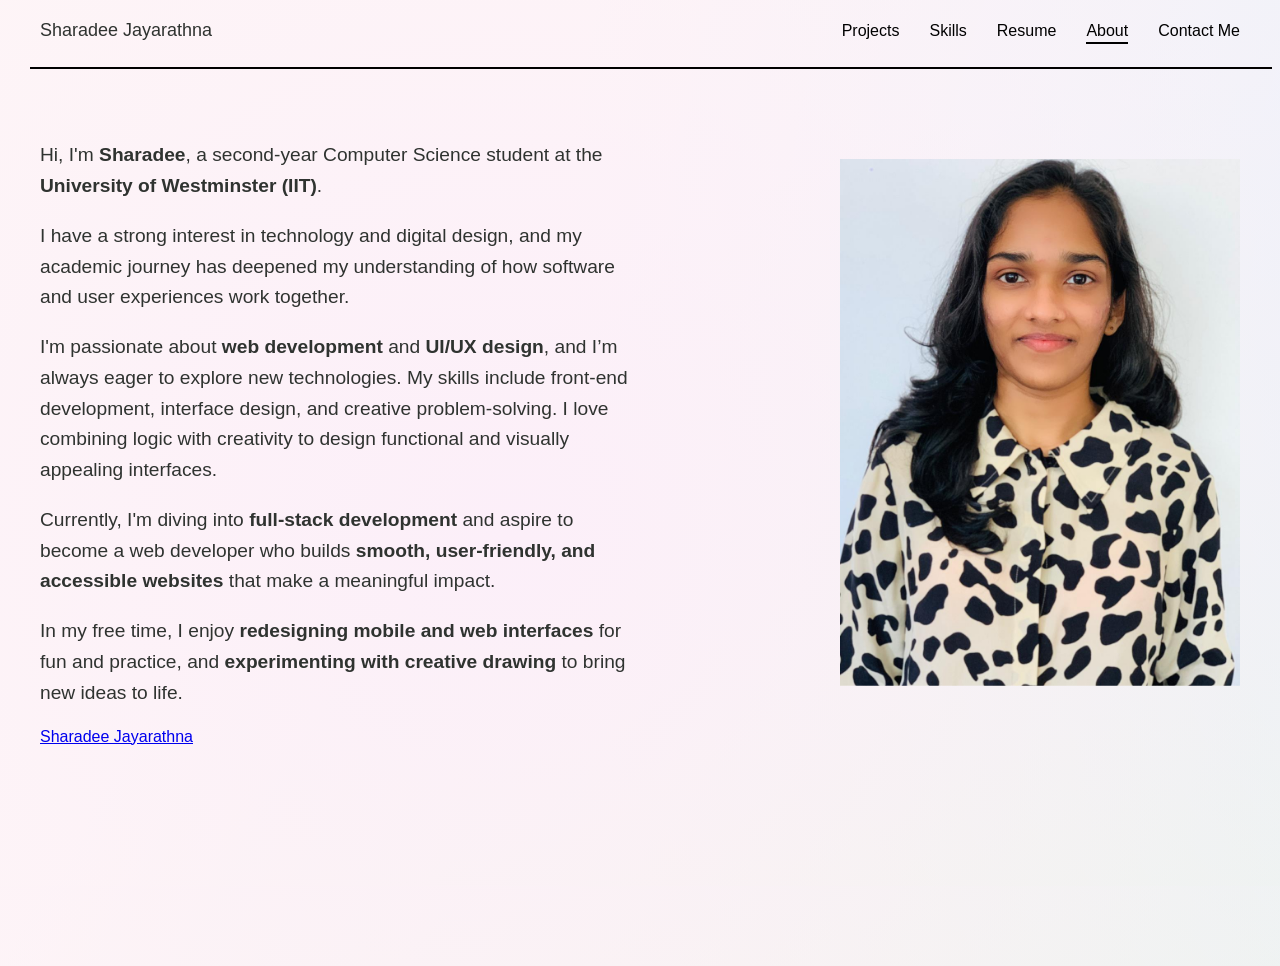
<file: AboutPage.html>
<!DOCTYPE html>
<html lang="en">
<head>
  <meta charset="UTF-8" />
  <meta name="viewport" content="width=device-width, initial-scale=1.0"/>
  <title>My Portfolio - About</title>
  <style>
    :root {
      --text-color: #2f3330;
      --main-color: #2f3330;
      --highlight-color: #e3adc6;
    }

    html, body {
      overflow-x: hidden;
      margin: 0;
      padding: 0;
      font-family: 'Inter', sans-serif;
      background-color: #fffaf5;
      background-image:
        radial-gradient(circle at 20% 30%, #fceff9 0%, transparent 60%),
        radial-gradient(circle at 80% 20%, #d6ecff 0%, transparent 60%),
        radial-gradient(circle at 50% 80%, #e3fad5 0%, transparent 70%);
      background-size: 200% 200%;
      animation: softFloat 25s ease infinite;
      scroll-behavior: smooth;
      color: var(--text-color);
      padding-bottom: 80px;
    }

    @keyframes softFloat {
      0% { background-position: 0% 0%; }
      50% { background-position: 100% 100%; }
      100% { background-position: 0% 0%; }
    }

    .navbar-wrapper {
      position: relative;
    }

    .navbar {
      display: flex;
      justify-content: space-between;
      align-items: center;
      padding: 20px 40px;
    }

    .logo {
      font-weight: 500;
      font-size: 18px;
    }

    .nav-links {
      display: flex;
      gap: 30px;
    }

    .nav-links a {
      text-decoration: none;
      color: black;
      font-size: 16px;
      position: relative;
    }

    .nav-links a::after {
      content: '';
      position: absolute;
      width: 100%;
      height: 2px;
      background: black;
      bottom: -4px;
      left: 0;
      transform: scaleX(0);
      transition: transform 0.3s ease;
    }

    .nav-links a:hover::after,
    .nav-links a.active::after {
      transform: scaleX(1);
      transform-origin: bottom left;
    }

    .line {
      position: absolute;
      bottom: -8px;
      left: 30px;
      right: 70px;
      height: 2px;
      background-color: black;
      width: 1%;
      animation: expandLine 2s ease-out forwards;
    }

    @keyframes expandLine {
      to { width: 97%; }
    }

    /* About Section */
    .about-section {
      padding: 60px 40px;
    }

    .about-content {
      display: flex;
      align-items: center;
      justify-content: space-between;
      gap: 5rem;
      animation: slideInTogether 1s ease forwards;
    }

    .about-text {
      flex: 1;
      font-size: 1.2rem;
      line-height: 1.6;
      max-width: 600px;
    }

    .about-image img {
      max-width: 400px;
      width: 100%;
      height: auto;
      clip-path: inset(0 0 100% 0);
      animation: revealImage  1s ease forwards;

    }
      @keyframes revealImage {
      to {
        clip-path: inset(0 0 0 0);
      }
    }


    @keyframes slideInTogether {
      from {
        opacity: 0;
        transform: translateY(30px);
      }
      to {
        opacity: 1;
        transform: translateY(0);
      }
    }

    @media (max-width: 768px) {
      .about-content {
        flex-direction: column;
        text-align: center;
      }
    }
    /* Tablet */
@media (max-width: 1024px) {
  .navbar {
    padding: 20px;
  }

  .about-section {
    padding: 40px 20px;
  }

  .about-content {
    gap: 3rem;
  }
}

/* Mobile */
@media (max-width: 768px) {
  .navbar {
    flex-direction: column;
    align-items: flex-start;
    gap: 15px;
  }

  .nav-links {
    flex-direction: column;
    gap: 10px;
  }

  .about-content {
    flex-direction: column;
    text-align: center;
    gap: 2rem;
  }

  .about-text {
    font-size: 1rem;
    padding: 0 10px;
  }

  .about-image img {
    max-width: 90%;
  }

  .line {
    left: 10%;
    right: 10%;
  }
}

/* Extra small devices */
@media (max-width: 480px) {
  .about-text {
    font-size: 0.95rem;
  }

  .logo {
    font-size: 16px;
  }

  .nav-links a {
    font-size: 14px;
  }
}
  </style>
</head>
<body>

  <header class="navbar-wrapper">
    <div class="navbar">
      <div class="logo">Sharadee Jayarathna</div>
      <nav class="nav-links">
        <a href="index.html#projects">Projects</a>
        <a href="index.html#skills">Skills</a>
        <a href="Sharadee Jayarathna.pdf">Resume</a>
        <a href="AboutPage.html" class="active">About</a>
        <a href="contact_page.html">Contact Me</a>
      </nav>
    </div>
    <div class="line"></div>
  </header>

  <section id="about" class="about-section">
    <div class="about-content">
      <div class="about-text">
        <p>Hi, I'm <strong>Sharadee</strong>, a second-year Computer Science student at the <strong>University of Westminster (IIT)</strong>.</p>
        <p>I have a strong interest in technology and digital design, and my academic journey has deepened my understanding of how software and user experiences work together.</p>
        <p>I'm passionate about <strong>web development</strong> and <strong>UI/UX design</strong>, and I’m always eager to explore new technologies. My skills include front-end development, interface design, and creative problem-solving. I love combining logic with creativity to design functional and visually appealing interfaces.</p>
        <p>Currently, I'm diving into <strong>full-stack development</strong> and aspire to become a web developer who builds <strong>smooth, user-friendly, and accessible websites</strong> that make a meaningful impact.</p>
        <p>In my free time, I enjoy <strong>redesigning mobile and web interfaces</strong> for fun and practice, and <strong>experimenting with creative drawing</strong> to bring new ideas to life.</p>
      </div>
      <div class="about-image">
        <img src="Images/About.jpg" alt="About Image">
      </div>
    </div>
    <!-- 🔗 LinkedIn Badge inserted here -->
  <div class="badge-base LI-profile-badge" 
       data-locale="en_US" 
       data-size="medium" 
       data-theme="dark" 
       data-type="VERTICAL" 
       data-vanity="sharadee-jayarathna" 
       data-version="v1">
    <a class="badge-base__link LI-simple-link" 
       href="https://lk.linkedin.com/in/sharadee-jayarathna?trk=profile-badge">
       Sharadee Jayarathna
    </a>
  </div>
</div>
  </section>
<script src="https://platform.linkedin.com/badges/js/profile.js" async defer type="text/javascript"></script>
</body>
</html>
</file>
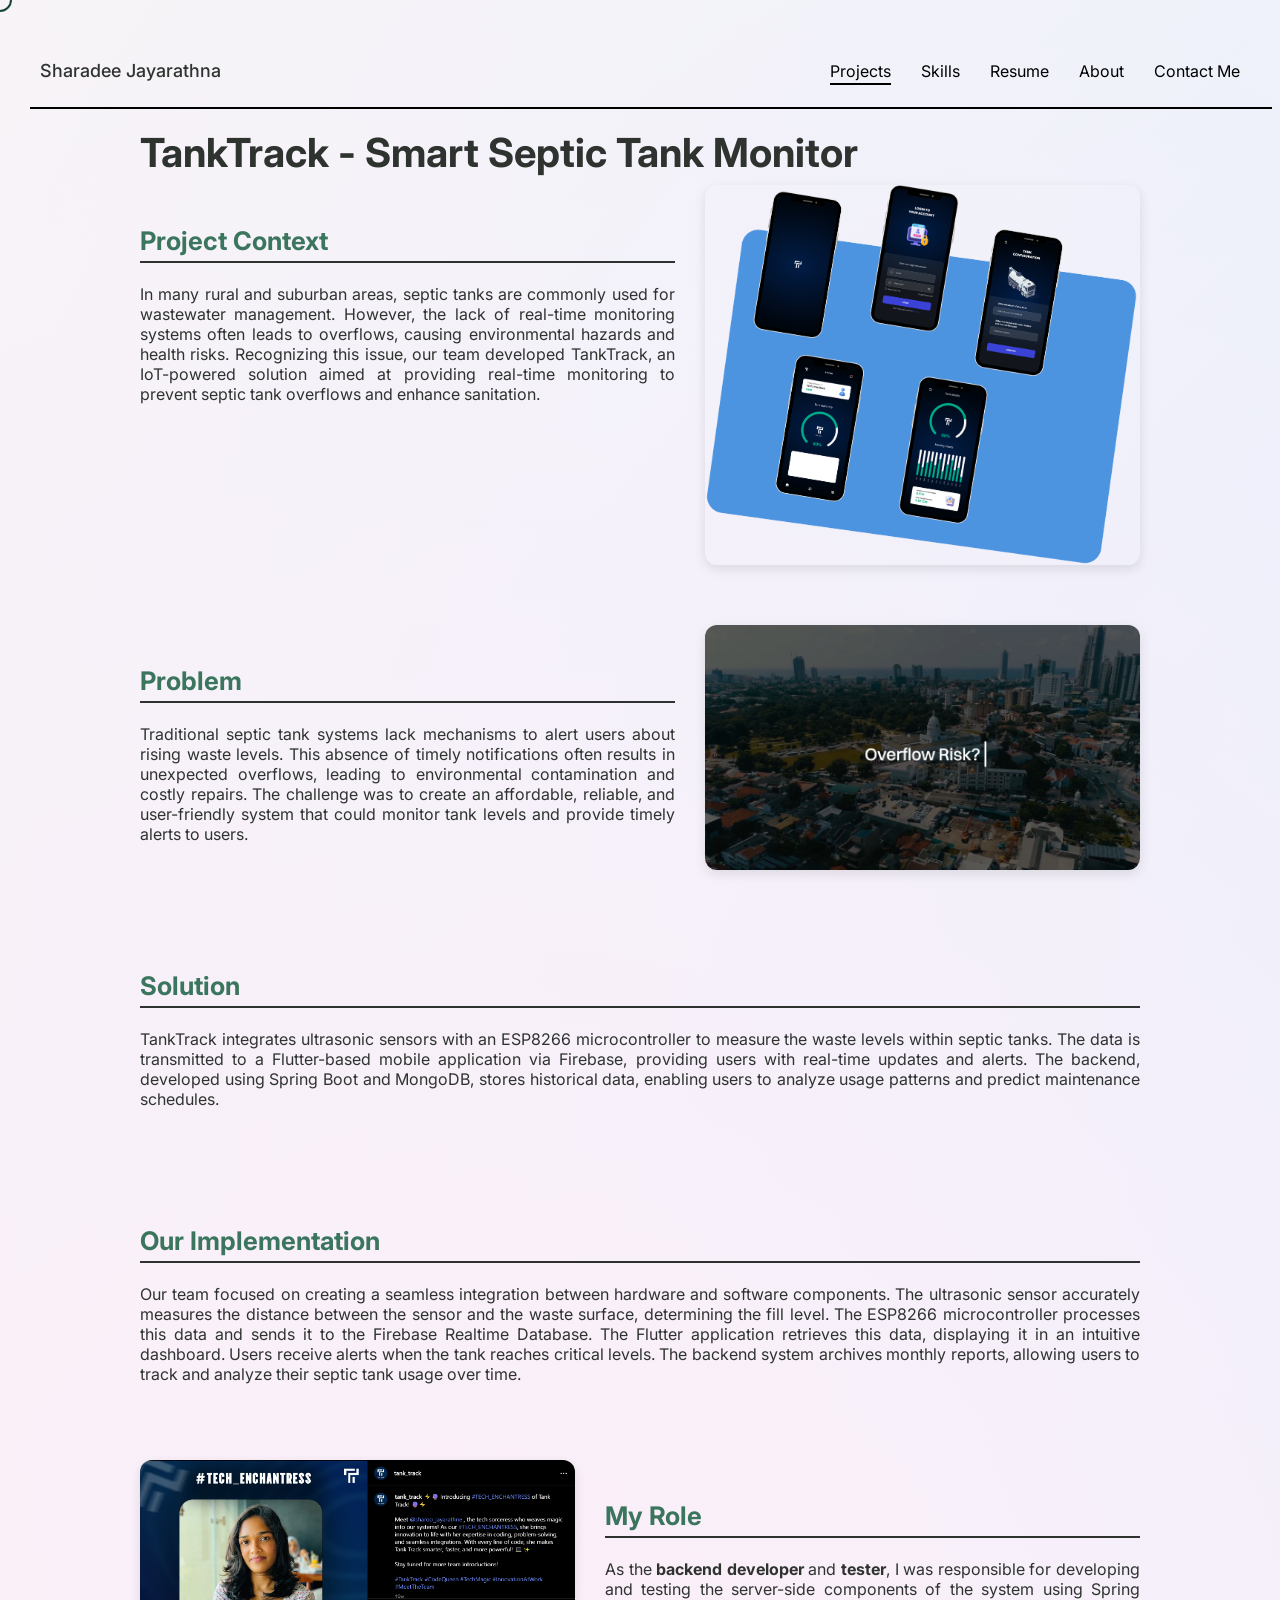
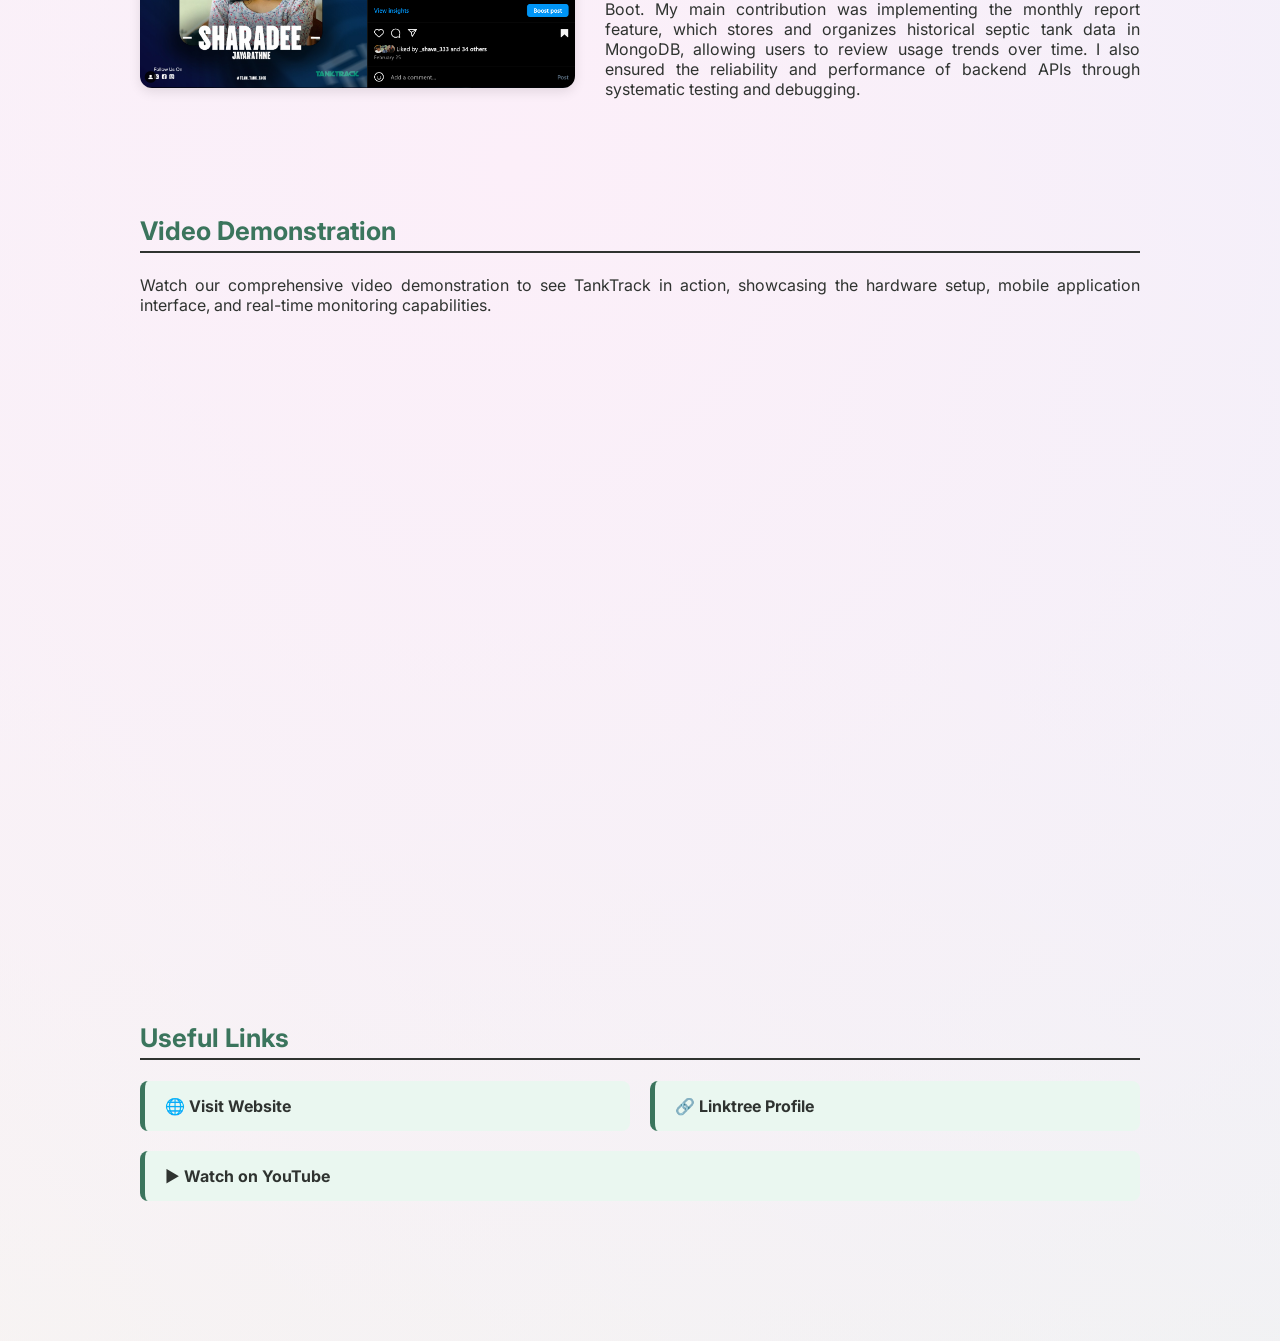
<file: project1.html>
<!DOCTYPE html>
<html lang="en">
<head>
  <meta charset="UTF-8" />
  <meta name="viewport" content="width=device-width, initial-scale=1.0"/>
  <title>Sharadee-Portfolio/project1</title>
  
    <link href="https://fonts.googleapis.com/css2?family=Inter:wght@300;400;600;700&display=swap" rel="stylesheet">
  <style>
      :root {
      --cream-green: #d6ded8;
      --dark-green: #2f3330;
      --medium: #3b755d;
      --blue: #5992cf;
      --red: #e3663e;
      --yellow: #fcdf4d;
      --orange: #fb993e;
      --background: #fff0;
      --light-grey: #ecf0f2;
      --purple: #d3c7f3;
      --stroke: #2f33304d;
      --neon: #cfec16;
      --pink: #e3adc6;
      --light-green: #b6e7c9;

      --second-bg-color: #ffffff;
      --text-color: #2f3330;
      --main-color: var(--dark-green);
      --highlight-color: var(--pink);
      --muted-text: #5c5c5c;
      --nav-width: 120px;
    }

    body {
      font-family: 'Inter', sans-serif;
      margin: 0;
      padding-top: 40px;
      background-color: #fffaf5;
      background-image:
        radial-gradient(circle at 20% 30%, #fceff9 0%, transparent 60%),
        radial-gradient(circle at 80% 20%, #d6ecff 0%, transparent 60%),
        radial-gradient(circle at 50% 80%, #e3fad5 0%, transparent 70%);
      background-size: 200% 200%;
      animation: softFloat 25s ease infinite;
      scroll-behavior: smooth;
      color: var(--text-color);
    cursor: none;
    }

    @keyframes softFloat {
      0% { background-position: 0% 0%; }
      50% { background-position: 100% 100%; }
      100% { background-position: 0% 0%; }
    }

    .project-container {
      max-width: 1000px;
      margin: 0 auto;
    }
    

    h1 {
      font-size: 2.5rem;
      color: #2f3330;
      margin-bottom: 0.5rem;
    }

    h2 {
      font-size: 1.6rem;
      color: #3b755d;
      border-bottom: 2px solid #2f3330;
      padding-bottom: 5px;
      margin-top: 40px;
    }
    p{
        text-align: justify;
    }

    .section {
      display: flex;
      flex-wrap: wrap;
      gap: 30px;
      align-items: flex-start;
      margin-bottom: 60px;
      opacity: 0;
      transform: translateY(20px);
      transition: opacity 0.6s ease-out, transform 0.6s ease-out;
    }

    .section.visible {
      opacity: 1;
      transform: translateY(0);
    }

    .text-content {
      flex: 1 1 50%;
    }

    .image-content {
      flex: 1 1 40%;
      display: flex;
      justify-content: center;
    }

    .image-content img {
      width: 100%;
      max-width: 450px;
      border-radius: 12px;
      box-shadow: 0 4px 12px rgba(0,0,0,0.1);
    }
    .video-container {
      position: relative;
      padding-bottom: 56.25%;
      padding-top: 25px;
      height: 0;
      margin-top: 20px;
    }

    .video-container iframe {
      position: absolute;
      top: 0;
      left: 0;
      width: 100%;
      height: 100%;
    }

    .link-boxes {
      display: flex;
      flex-wrap: wrap;
      gap: 20px;
      margin-top: 20px;
    }

    .link-box {
      background-color: #eaf7f0;
      padding: 15px 20px;
      border-left: 5px solid #3b755d;
      border-radius: 8px;
      flex: 1 1 300px;
    }

    .link-box a {
      color: #2f3330;
      font-weight: bold;
      text-decoration: none;
    }

  
    .contribution-box {
      background-color: #f0f5f3;
      padding: 20px;
      border-left: 5px solid #3b755d;
      border-radius: 8px;
      margin-top: 20px;
    }

    @media (max-width: 768px) {
      .section {
        flex-direction: column;
      }

      .image-content {
        order: -1;
      }
    }

    .custom-cursor {
      position: fixed;
      top: 0;
      left: 0;
      width: 20px;
      height: 20px;
      border: 2px solid var(--pink);
      border-radius: 50%;
      pointer-events: none;
      transform: translate(-50%, -50%);
      z-index: 9999;
      transition: transform 0.15s ease, width 0.3s ease, height 0.3s ease, background-color 0.3s ease;
      mix-blend-mode: difference;
      display: flex;
      align-items: center;
      justify-content: center;
      background-color: black;
    }
    html, body{
      overflow-x : hidden;}
    body {
      font-family: 'Inter', sans-serif;
      margin: 0;
      padding-top: 40px;
      background-color: #fffaf5;
      background-image:
        radial-gradient(circle at 20% 30%, #fceff9 0%, transparent 60%),
        radial-gradient(circle at 80% 20%, #d6ecff 0%, transparent 60%),
        radial-gradient(circle at 50% 80%, #e3fad5 0%, transparent 70%);
      background-size: 200% 200%;
      animation: softFloat 25s ease infinite;
      scroll-behavior: smooth;
      color: var(--text-color);
      padding-bottom: 80px;
      
    }

    @keyframes softFloat {
      0% { background-position: 0% 0%; }
      50% { background-position: 100% 100%; }
      100% { background-position: 0% 0%; }
    }
  
.navbar-wrapper {
  position: relative;
}
.navbar {
  display: flex;
  justify-content: space-between;
  align-items: center;
  padding: 20px 40px;
}
.line {
  position: absolute;
  bottom: -8px;
  left: 30px;
  right: 70px;
  height: 2px;
  background-color: black;
  width: 1%;
  z-index: 0;
  animation: expandLine 2s ease-out forwards;
}
@keyframes expandLine {
  to {
    width: 97%;
  }
}
 /* Updated Animation Keyframes */
    @keyframes slideInFade {
      0% {
        opacity: 0;
        transform: translateY(30px);
      }
      60% {
        opacity: 0.5;
        transform: translateY(10px);
      }
      100% {
        opacity: 1;
        transform: translateY(0);
      }
    }
.logo {
  font-weight: 500;
  font-size: 18px;
  opacity: 0;
  transform: translateY(20px);
  animation: fadeSlideIn 0.8s cubic-bezier(0.77, 0, 0.175, 1) forwards;
  animation-delay: 0.6s;
}

.nav-links {
  display: flex;
  gap: 30px;
}
.nav-links a {
  text-decoration: none;
  color: black;
  position: relative;
  font-size: 16px;
  opacity: 0;
  transform: translateY(20px);
  animation: fadeSlideIn 0.6s cubic-bezier(0.77, 0, 0.175, 1) forwards;
}
.nav-links a:nth-child(1) {
  animation-delay: 0.8s; /* Project link appears after a bit */
}

.nav-links a:nth-child(2) {
  animation-delay: 1s; /* Fun link */
}

.nav-links a:nth-child(3) {
  animation-delay: 1.2s; /* Resume link */
}

.nav-links a:nth-child(4) {
  animation-delay: 1.4s; /* Writing link */
}

.nav-links a:nth-child(5) {
  animation-delay: 1.6s; /* About link */
}
@keyframes fadeSlideIn {
  to {
    opacity: 1;
    transform: translateY(0);
  }
}

.nav-links a {
  text-decoration: none;
  color: black;
  position: relative;
  font-size: 16px;
}

.nav-links a::after {
  content: '';
  position: absolute;
  width: 100%;
  height: 2px;
  background: black;
  bottom: -4px;
  left: 0;
  transform: scaleX(0);
}

.nav-links a:hover::after,
.nav-links a.active::after {
  transform: scaleX(1);
  transform-origin: bottom left;

}
@media (max-width: 1024px) {
  .navbar {
    padding: 15px 20px;
  }

  .nav-links {
    gap: 20px;
  }

  h1 {
    font-size: 2rem;
  }

  h2 {
    font-size: 1.4rem;
  }
}

@media (max-width: 768px) {
  .nav-links {
    flex-direction: column;
    gap: 10px;
    align-items: flex-end;
  }

  .navbar {
    flex-direction: column;
    align-items: flex-start;
  }

  .project-container {
    padding: 0 15px;
  }

  .text-content,
  .image-content {
    flex: 1 1 100%;
  }

  .image-content img {
    max-width: 100%;
  }
}

@media (max-width: 480px) {
  h1 {
    font-size: 1.6rem;
  }

  h2 {
    font-size: 1.2rem;
  }

  .link-box {
    padding: 12px 15px;
  }

  .navbar {
    padding: 10px 15px;
  }

  .logo {
    font-size: 16px;
  }

  .custom-cursor {
    display: none; /* Hide fancy cursor on small devices */
  }
}
.project-container {
  max-width: 1000px;
  margin: 0 auto;
  padding: 0 30px;
}
@media (max-width: 600px) {
  .nav-links {
    flex-direction: column;
    align-items: flex-start;
  }

  .nav-links a {
    font-size: 14px;
  }
  .nav-links a::after {
    height: 1px; /* smaller height */
  }

  .nav-links a:hover::after,
  .nav-links a.active::after {
    transform: scaleX(0.2); /* smaller width on small screens */
  }
}
    <button id="scrollToTopBtn" style="
  position: fixed;
  bottom: 30px;
  right: 30px;
  padding: 12px 18px;
  font-size: 16px;
  border: none;
  border-radius: 30px;
  background-color: #2f3330;
  color: white;
  cursor: pointer;
  box-shadow: 0 4px 10px rgba(0,0,0,0.3);
  z-index: 999;
  display: none;
">
  ↑ Top
</button>

  </style>
</head>
<body>

  <header class="navbar-wrapper">
    <div class="navbar">
      <div class="logo">Sharadee Jayarathna</div>
      <nav class="nav-links">
        <a href="index.html#projects" class="active">Projects </a>
        <a href="index.html#skills">Skills</a>
        <a href="Sharadee Jayarathna.pdf">Resume</a>
        <a href="AboutPage.html">About</a>
        <a href="contact_page.html">Contact Me</a>
      </nav>
    </div>
    <div class="line"></div>
  </header>

<div class="project-container">
  <h1>TankTrack - Smart Septic Tank Monitor</h1>

  <!-- Project Context -->
  <div class="section">
    <div class="text-content">
      <h2>Project Context</h2>
      <p>In many rural and suburban areas, septic tanks are commonly used for wastewater management. However, the lack of real-time monitoring systems often leads to overflows, causing environmental hazards and health risks. Recognizing this issue, our team developed TankTrack, an IoT-powered solution aimed at providing real-time monitoring to prevent septic tank overflows and enhance sanitation.</p>
    </div>
    <div class="image-content">
      <img src="Images/Picture1.png" alt="Project Context">
    </div>
  </div>

  <!-- Problem -->
  <div class="section">
    <div class="text-content">
      <h2>Problem</h2>
      <p>Traditional septic tank systems lack mechanisms to alert users about rising waste levels. This absence of timely notifications often results in unexpected overflows, leading to environmental contamination and costly repairs. The challenge was to create an affordable, reliable, and user-friendly system that could monitor tank levels and provide timely alerts to users.</p>
    </div>
    <div class="image-content">
      <img src="Images/Screenshot (675).png" alt="Problem Illustration">
    </div>
  </div>

  <!-- Solution -->
  <div class="section">
    <div class="text-content">
      <h2>Solution</h2>
      <p>TankTrack integrates ultrasonic sensors with an ESP8266 microcontroller to measure the waste levels within septic tanks. The data is transmitted to a Flutter-based mobile application via Firebase, providing users with real-time updates and alerts. The backend, developed using Spring Boot and MongoDB, stores historical data, enabling users to analyze usage patterns and predict maintenance schedules.</p>
    </div>
  </div>

  <!-- Implementation -->
  <div class="section">
    <div class="text-content">
      <h2>Our Implementation</h2>
      <p>Our team focused on creating a seamless integration between hardware and software components. The ultrasonic sensor accurately measures the distance between the sensor and the waste surface, determining the fill level. The ESP8266 microcontroller processes this data and sends it to the Firebase Realtime Database. The Flutter application retrieves this data, displaying it in an intuitive dashboard. Users receive alerts when the tank reaches critical levels. The backend system archives monthly reports, allowing users to track and analyze their septic tank usage over time.</p>
    </div>
  </div>

   <div class="section">
  <div class="image-content">
    <img src="Images/Image.png" alt="Backend Development" />
  </div>
  <div class="text-content">
    <h2>My Role</h2>
    <p>As the <b>backend developer</b> and <b>tester</b>, I was responsible for developing and testing the server-side components of the system using Spring Boot. My main contribution was implementing the monthly report feature, which stores and organizes historical septic tank data in MongoDB, allowing users to review usage trends over time. I also ensured the reliability and performance of backend APIs through systematic testing and debugging.</p>
  </div>
</div>


  <!-- Video -->
  <div class="section">
    <div class="text-content">
      <h2>Video Demonstration</h2>
      <p>Watch our comprehensive video demonstration to see TankTrack in action, showcasing the hardware setup, mobile application interface, and real-time monitoring capabilities.</p>
      <div class="video-container">
        <iframe src="https://www.youtube.com/embed/g2aD-lDWTlk" frameborder="0" allowfullscreen></iframe>
      </div>
    </div>
  </div>



  <!-- Links Section -->
  <div class="section">
    <div class="text-content">
      <h2>Useful Links</h2>
      <div class="link-boxes">
        <div class="link-box">
          🌐 <a href="https://tank-track-official.vercel.app/" target="_blank">Visit Website</a>
        </div>
        <div class="link-box">
          🔗 <a href="https://l.instagram.com/?u=https%3A%2F%2Flinktr.ee%2FTankTrack%3Ffbclid%3DPAZXh0bgNhZW0CMTEAAacrninyJ2JeC8ftwc4gUXzUHQtFzZ3iMWTfoJgsnpeZM1HmA4BBpfdTo9QEnA_aem_a6Co7E-1kCBysxVwEJR_qw&e=AT1Rkp9tq_o-ARAQ_dl9fXy6_vZuqyNxmAnlpsHiSCXMgQov81D3BGbNrjwNhshJXywe0ygytyiHW8RdkimXy_AEaJx4_oebNOOJxieRTjDfv9jO0WbZva0" target="_blank">Linktree Profile</a>
        </div>
        <div class="link-box">
          ▶️ <a href="https://youtu.be/NNuh9CnLeKM?si=xT_SLEwsRTruyO8N" target="_blank">Watch on YouTube</a>
        </div>
      </div>
    </div>
  </div>



  <!-- Custom Cursor -->
  <div class="custom-cursor"></div>

<script>
  const sections = document.querySelectorAll('.section');

  const observer = new IntersectionObserver(entries => {
    entries.forEach(entry => {
      if (entry.isIntersecting) {
        entry.target.classList.add('visible');
        observer.unobserve(entry.target);
      }
    });
  }, { threshold: 0.1 });

  sections.forEach(section => {
    observer.observe(section);
  });

  const cursor = document.querySelector(".custom-cursor");

document.addEventListener("mousemove", (e) => {
  cursor.style.top = e.clientY + "px";
  cursor.style.left = e.clientX + "px";
});
  const scrollToTopBtn = document.getElementById('scrollToTopBtn');

window.addEventListener('scroll', () => {
  // Show button after scrolling down 400px
  scrollToTopBtn.style.display = window.scrollY > 400 ? 'block' : 'none';
});

scrollToTopBtn.addEventListener('click', () => {
  window.scrollTo({ top: 0, behavior: 'smooth' });
});

</script>

</body>
</html>
</file>
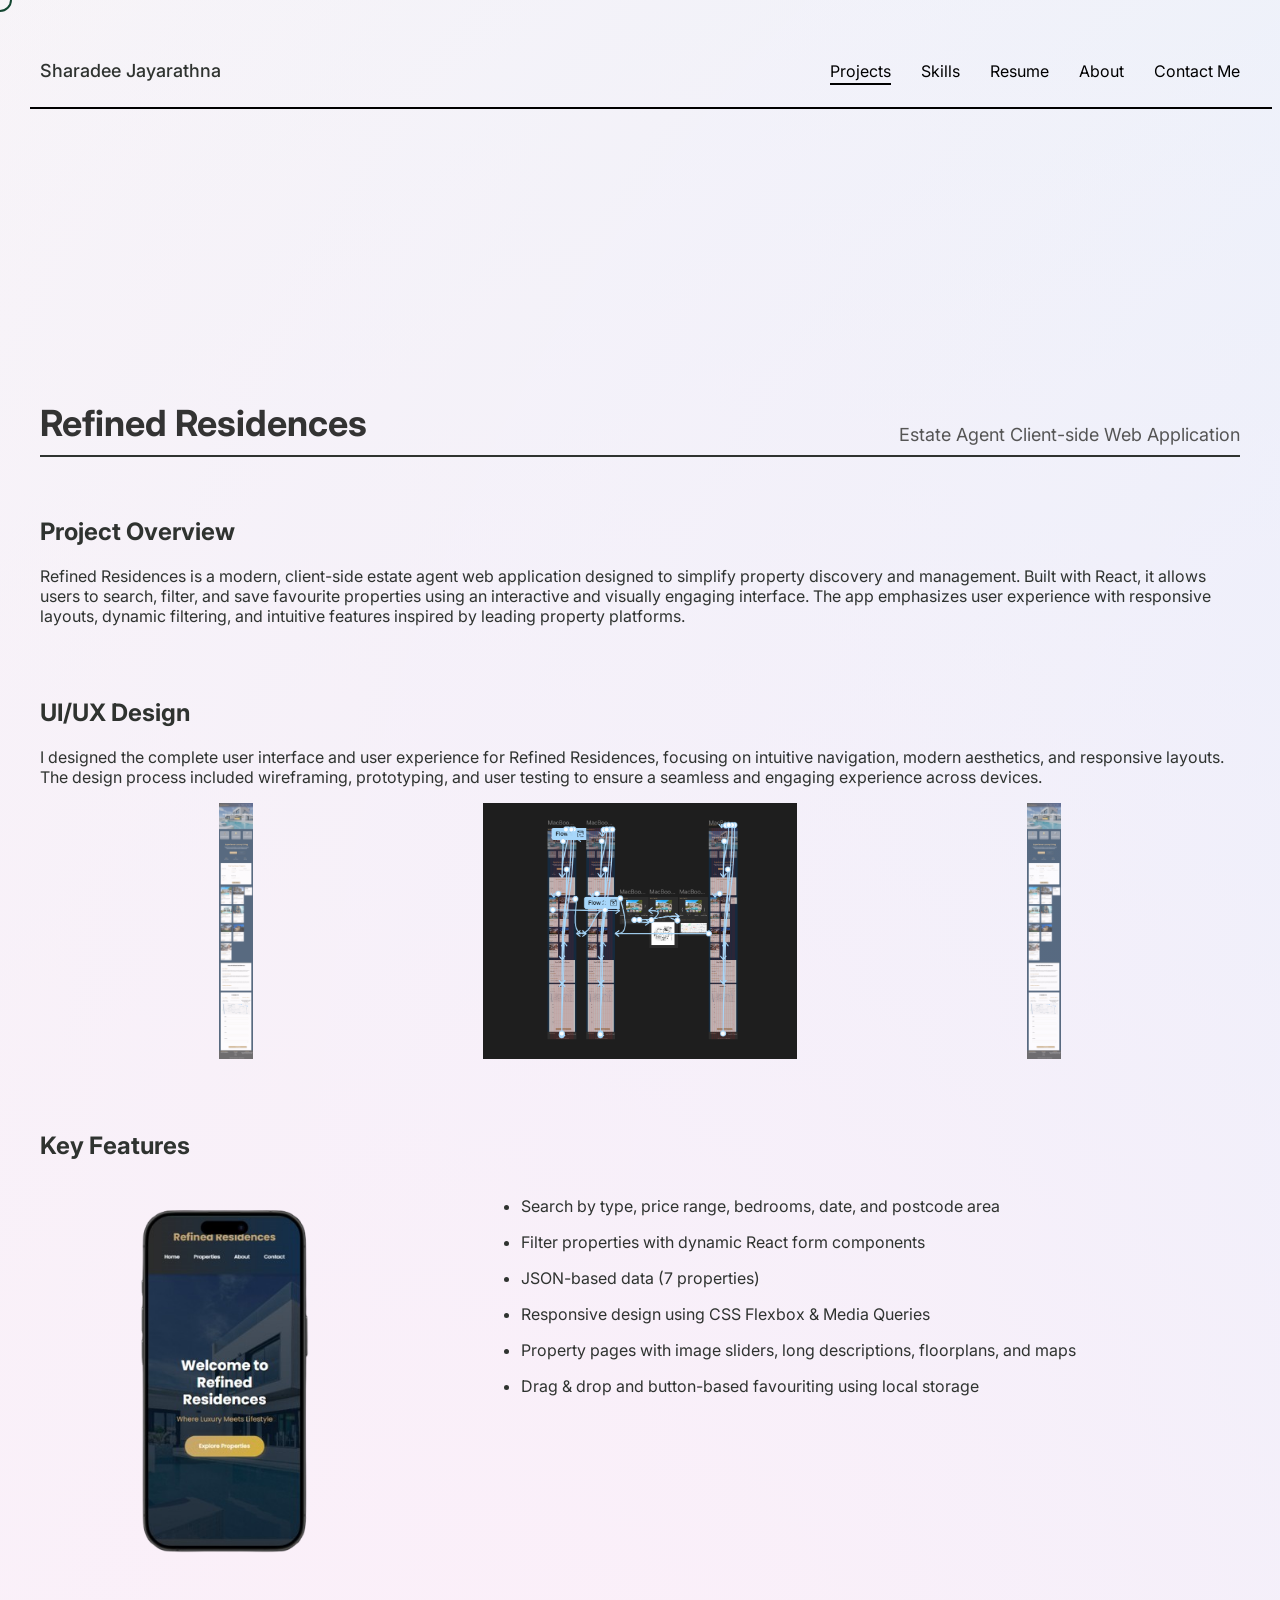
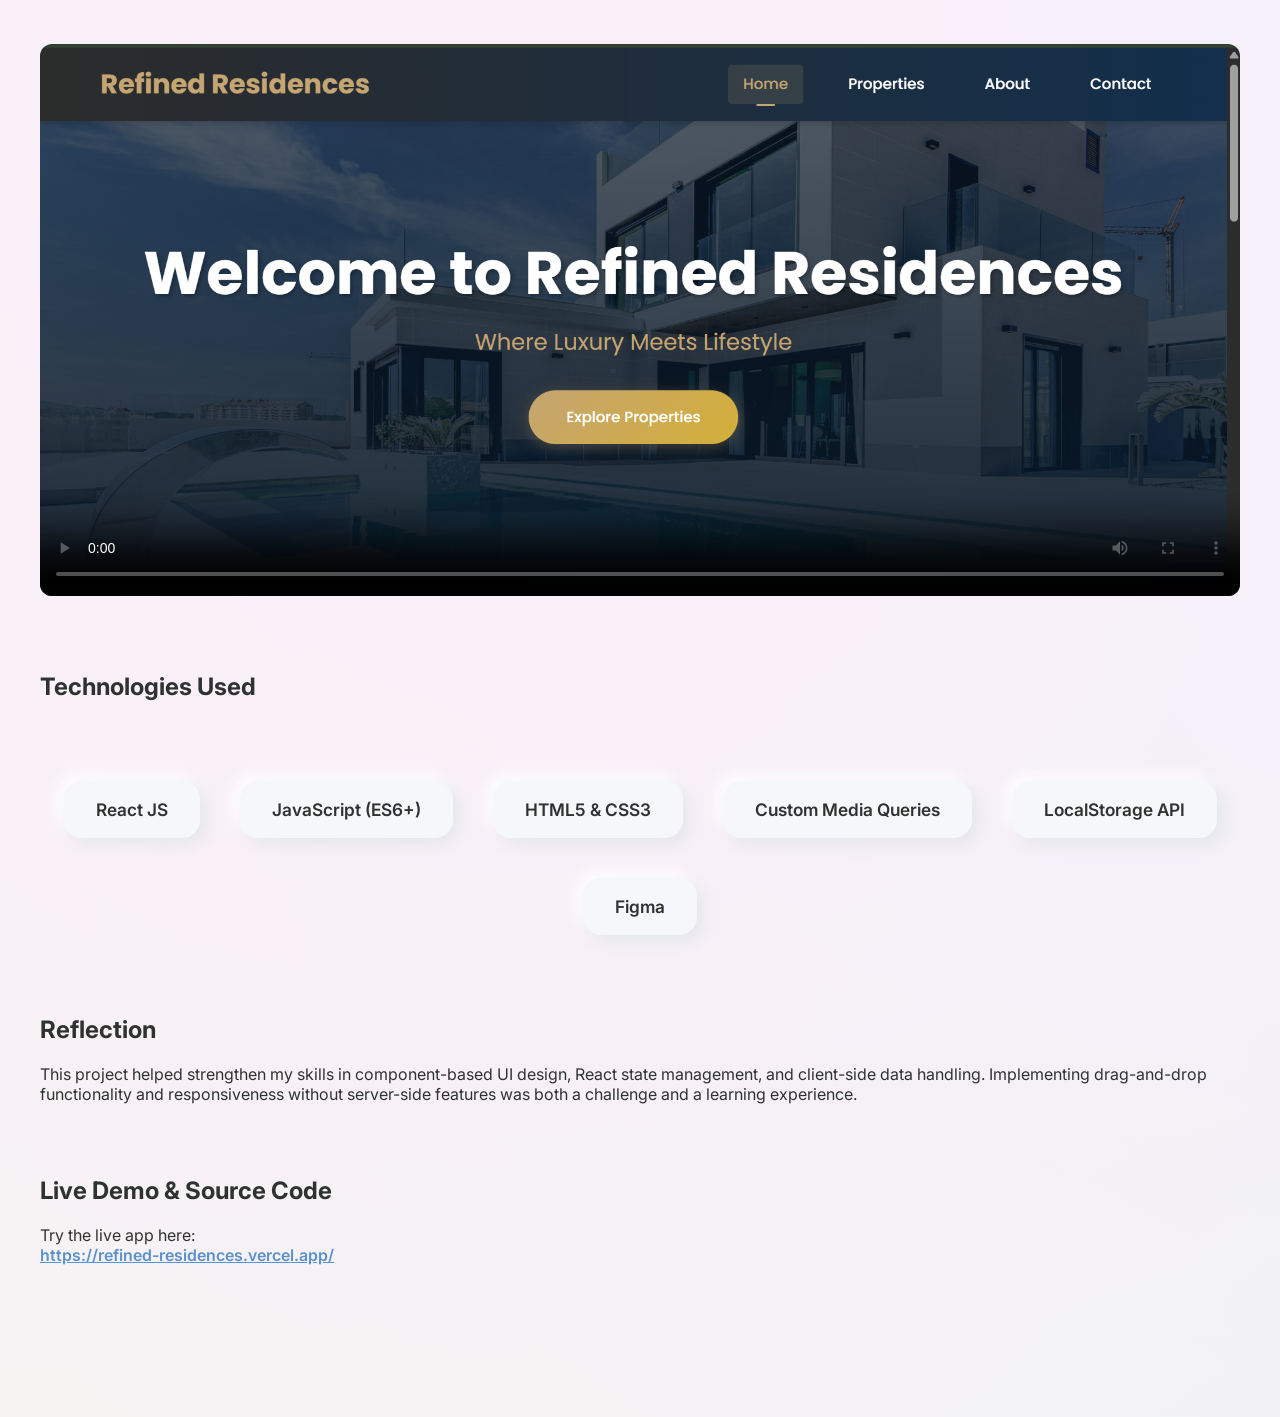
<file: project2.html>
<!DOCTYPE html>
<html lang="en">
<head>
  <meta charset="UTF-8" />
  <meta name="viewport" content="width=device-width, initial-scale=1.0" />
  <title>Sharadee-Portfolio/Project2</title>
  <link href="https://fonts.googleapis.com/css2?family=Inter:wght@400;600;700&display=swap" rel="stylesheet">
  <style>
    /* Base Styles */
    :root {
      --cream-green: #d6ded8;
      --dark-green: #2f3330;
      --medium: #3b755d;
      --blue: #5992cf;
      --red: #e3663e;
      --yellow: #fcdf4d;
      --orange: #fb993e;
      --background: #fff0;
      --light-grey: #ecf0f2;
      --purple: #d3c7f3;
      --stroke: #2f33304d;
      --neon: #cfec16;
      --pink: #e3adc6;
      --light-green: #b6e7c9;

      --second-bg-color: #ffffff;
      --text-color: #2f3330;
      --main-color: var(--dark-green);
      --highlight-color: var(--pink);
      --muted-text: #5c5c5c;
      --nav-width: 120px;
    }

    body {
      font-family: 'Inter', sans-serif;
      margin: 0;
      padding-top: 40px;
      background-color: #fffaf5;
      background-image:
        radial-gradient(circle at 20% 30%, #fceff9 0%, transparent 60%),
        radial-gradient(circle at 80% 20%, #d6ecff 0%, transparent 60%),
        radial-gradient(circle at 50% 80%, #e3fad5 0%, transparent 70%);
      background-size: 200% 200%;
      animation: softFloat 25s ease infinite;
      scroll-behavior: smooth;
      color: var(--text-color);
    cursor: none;
    }

    @keyframes softFloat {
      0% { background-position: 0% 0%; }
      50% { background-position: 100% 100%; }
      100% { background-position: 0% 0%; }
    }

    .project-container {
      max-width: 1000px;
      margin: 0 auto;
    }
     html, body{
      overflow-x : hidden;}
    body {
      font-family: 'Inter', sans-serif;
      margin: 0;
      padding-top: 40px;
      background-color: #fffaf5;
      background-image:
        radial-gradient(circle at 20% 30%, #fceff9 0%, transparent 60%),
        radial-gradient(circle at 80% 20%, #d6ecff 0%, transparent 60%),
        radial-gradient(circle at 50% 80%, #e3fad5 0%, transparent 70%);
      background-size: 200% 200%;
      animation: softFloat 25s ease infinite;
      scroll-behavior: smooth;
      color: var(--text-color);
      padding-bottom: 80px;
      
    }

    @keyframes softFloat {
      0% { background-position: 0% 0%; }
      50% { background-position: 100% 100%; }
      100% { background-position: 0% 0%; }
    }
  
.navbar-wrapper {
  position: relative;
}
.navbar {
  display: flex;
  justify-content: space-between;
  align-items: center;
  padding: 20px 40px;
}
.line {
  position: absolute;
  bottom: -8px;
  left: 30px;
  right: 70px;
  height: 2px;
  background-color: black;
  width: 1%;
  z-index: 0;
  animation: expandLine 2s ease-out forwards;
}
@keyframes expandLine {
  to {
    width: 97%;
  }
}
 /* Updated Animation Keyframes */
    @keyframes slideInFade {
      0% {
        opacity: 0;
        transform: translateY(30px);
      }
      60% {
        opacity: 0.5;
        transform: translateY(10px);
      }
      100% {
        opacity: 1;
        transform: translateY(0);
      }
    }
.logo {
  font-weight: 500;
  font-size: 18px;
  opacity: 0;
  transform: translateY(20px);
  animation: fadeSlideIn 0.8s cubic-bezier(0.77, 0, 0.175, 1) forwards;
  animation-delay: 0.6s;
}

.nav-links {
  display: flex;
  gap: 30px;
}
.nav-links a {
  text-decoration: none;
  color: black;
  position: relative;
  font-size: 16px;
  opacity: 0;
  transform: translateY(20px);
  animation: fadeSlideIn 0.6s cubic-bezier(0.77, 0, 0.175, 1) forwards;
}
.nav-links a:nth-child(1) {
  animation-delay: 0.8s; /* Project link appears after a bit */
}

.nav-links a:nth-child(2) {
  animation-delay: 1s; /* Fun link */
}

.nav-links a:nth-child(3) {
  animation-delay: 1.2s; /* Resume link */
}

.nav-links a:nth-child(4) {
  animation-delay: 1.4s; /* Writing link */
}

.nav-links a:nth-child(5) {
  animation-delay: 1.6s; /* About link */
}
@keyframes fadeSlideIn {
  to {
    opacity: 1;
    transform: translateY(0);
  }
}

.nav-links a {
  text-decoration: none;
  color: black;
  position: relative;
  font-size: 16px;
}

.nav-links a::after {
  content: '';
  position: absolute;
  width: 100%;
  height: 2px;
  background: black;
  bottom: -4px;
  left: 0;
  transform: scaleX(0);
}

.nav-links a:hover::after,
.nav-links a.active::after {
  transform: scaleX(1);
  transform-origin: bottom left;

}


/* Fixed Page Width */
.container {
  max-width: 1200px;
  margin: 0 auto;
  padding: 0 20px;
}
.section-header {
  display: flex;
  justify-content: space-between;
  align-items: center;
  margin: 300px 0 20px; /* Add space from top */
}
.topic-paragraph-wrapper {
  display: flex;
  justify-content: space-between;
  align-items: flex-end;
  width: 1200px;
  border-bottom: 2px solid #2f3330;
  margin-bottom: 40px;
  padding-bottom: 10px;
}

.topic-left {
  font-size: 36px;
  font-weight: 700;
  color: #333;
  margin: 0;
}

.paragraph-right {
  font-size: 18px;
  color: #555;
  margin: 0;
  max-width: 50%;
  text-align: right;
}

.main-content section{
  margin-bottom: 72px;
}

/* Profile Card */
.profile-card {
  margin: 40px auto;
  padding: 30px;
  background: #fff;
  border-radius: 16px;
  box-shadow: 0 10px 30px rgba(0, 0, 0, 0.05);
  transition: all 0.3s ease;
}

.user-info {
  text-align: center;
}

.avatar {
  width: 60px;
  height: 60px;
  border-radius: 50%;
}

.user-info h2 {
  font-size: 24px;
  margin: 10px 0 0;
  font-weight: 600;
}

.custom-cursor {
      position: fixed;
      top: 0;
      left: 0;
      width: 20px;
      height: 20px;
      border: 2px solid var(--pink);
      border-radius: 50%;
      pointer-events: none;
      transform: translate(-50%, -50%);
      z-index: 9999;
      transition: transform 0.15s ease, width 0.3s ease, height 0.3s ease, background-color 0.3s ease;
      mix-blend-mode: difference;
      display: flex;
      align-items: center;
      justify-content: center;
      background-color: black;
    }
    /* Fade-in transitions */
.fade-in {
  opacity: 0;
  transform: translateY(40px);
  transition: opacity 0.8s ease, transform 0.8s ease;
}

.fade-in.visible {
  opacity: 1;
  transform: translateY(0);
}

/* Section image styling */
.section-image {
  width: 100%;
  max-width: 1100px;
  margin: 30px auto;
  display: block;
  border-radius: 12px;
  box-shadow: 0 8px 30px rgba(0,0,0,0.1);
  transition: transform 0.4s ease;
}

.section-image:hover {
  transform: scale(1.02);
}
.tech-list {
  display: flex;
  flex-wrap: wrap;
  justify-content: center;
  gap: 32px 40px;
  margin: 24px 0 0 0;
}
.tech-item {
  background: #f5f7fa;
  border-radius: 18px;
  box-shadow: 6px 6px 16px #e3e6ea, -6px -6px 16px #ffffff;
  padding: 18px 32px;
  font-size: 1.08rem;
  color: #2f3330;
  font-weight: 600;
  margin-bottom: 8px;
  transition: box-shadow 0.2s;
  border: none;
  outline: none;
  user-select: none;
}
@media (max-width: 600px) {
  .tech-list {
    flex-wrap: wrap;
    justify-content: center;
    gap: 16px 16px;
  }
  .tech-item {
    flex: 1 1 45%;
    min-width: 140px;
    max-width: 100%;
    text-align: center;
    margin-bottom: 0;
  }
}
.tech-item:hover {
  box-shadow: 2px 2px 8px #e3e6ea, -2px -2px 8px #ffffff;
}

.image-row {
  display: flex;
  justify-content: center;
  align-items: center;
  gap: 12px;           /* Decreased space between images */
  margin-bottom: 24px;
}
.gallery-img {
  object-fit: contain;
  width: 420px;        /* More big */
  height: 260px;       /* More big */
  border-radius: 0;
  background: none;
  box-shadow: none;
  transition: transform 0.3s;
  margin-bottom: 0;
  padding: 0;
  border: none;
}
.gallery-img:hover {
  transform: scale(1.04);
  box-shadow: none;
}
@media (max-width: 1800px) {
  .gallery-img {
    width: 32vw;
    height: 20vw;
    max-width: 98vw;
    max-height: 60vw;
  }
}
@media (max-width: 800px) {
  .image-row {
    flex-direction: column;
    gap: 12px;
  }
  .gallery-img {
    width: 95vw;
    height: auto;
    max-width: 500px;
  }
}

ul li {
  margin-bottom: 16px;
}
@media (max-width: 900px) {
  .features-flex {
    flex-direction: column !important;
    gap: 24px !important;
    align-items: stretch !important;
  }
  .features-flex img {
    max-width: 100% !important;
    height: auto !important;
    margin: 0 auto 12px auto !important;
    display: block;
  }
  .features-flex ul {
    width: 100% !important;
    padding-left: 24px;
  }
}
@media (max-width: 768px) {
  .topic-paragraph-wrapper {
    flex-direction: column;
    align-items: flex-start;
    width: 100%;
    padding: 0 16px;
  }

  .topic-left {
    font-size: 28px;
    margin-bottom: 12px;
  }

  .paragraph-right {
    font-size: 16px;
    max-width: 100%;
    text-align: left;
  }
}
@media (max-width: 768px) {
  .section-header {
    flex-direction: column;
    align-items: flex-start;
    margin: 100px 0 20px;
    padding: 0 16px;
  }
}
@media (max-width: 768px) {
  .navbar {
    flex-direction: column;
    align-items: flex-start;
    padding: 16px 20px;
  }

  .nav-links {
    flex-direction: column;
    gap: 16px;
    margin-top: 10px;
  }

  .nav-links a {
    font-size: 14px;
  }
}
@media (max-width: 768px) {
  .image-row {
    flex-direction: column;
    gap: 16px;
  }

  .gallery-img {
    width: 90vw;
    height: auto;
  }
}
@media (max-width: 768px) {
  .container {
    padding: 0 16px;
  }
}
@media (max-width: 600px) {
  .profile-card {
    padding: 20px;
    margin: 24px 12px;
  }

  .user-info h2 {
    font-size: 20px;
  }

  .avatar {
    width: 50px;
    height: 50px;
  }
   .nav-links a::after {
    height: 1px; /* smaller height */
  }

  .nav-links a:hover::after,
  .nav-links a.active::after {
    transform: scaleX(0.2); /* smaller width on small screens */
  }
}


  </style>
</head>
<body>

   <header class="navbar-wrapper">
    <div class="navbar">
      <div class="logo">Sharadee Jayarathna</div>
      <nav class="nav-links">
        <a href="index.html#projects" class="active">Projects</a>
        <a href="index.html#skills">Skills</a>
        <a href="Sharadee Jayarathna.pdf">Resume</a>
        <a href="AboutPage.html">About</a>
        <a href="contact_page.html">Contact Me</a>
      </nav>
    </div>
    <div class="line"></div>
  </header>
  <div class="container">
    
    <div class="section-header">
      <div class="topic-paragraph-wrapper">
      <h2 class="topic-left">Refined Residences</h2>
      <p class="paragraph-right">Estate Agent Client-side Web Application</p>
    </div>
    </div>
    <div class="header-line below-topic"></div>
    
    <main class="main-content">
      <section id="overview" class="fade-in">
        <h2>Project Overview</h2>
        <p> Refined Residences is a modern, client-side estate agent web application designed to simplify property discovery and management. Built with React, it allows users to search, filter, and save favourite properties using an interactive and visually engaging interface. The app emphasizes user experience with responsive layouts, dynamic filtering, and intuitive features inspired by leading property platforms.</p>
      </section>

      <section id="uiux" class="fade-in">
  <h2>UI/UX Design</h2>
  <p>
    I designed the complete user interface and user experience for Refined Residences, focusing on intuitive navigation, modern aesthetics, and responsive layouts. The design process included wireframing, prototyping, and user testing to ensure a seamless and engaging experience across devices.
  </p>
  <div class="image-row">
    <img src="Images/MacBook Air - 1 (1).png" alt="UI/UX Wireframe" class="gallery-img">
    <img src="Images/Proto.png" alt="UI/UX Prototype" class="gallery-img">
    <img src="Images/MacBook Air - 1 (1).png" alt="UI/UX Final Design" class="gallery-img">
  </div>
</section>
  
      <section id="features" class="fade-in">
        <h2>Key Features</h2>
        <div class="features-flex" style="display: flex; align-items: flex-start; gap: 32px;">
           <img src="Images/s1 (4).png" alt="Screenshot" class="gallery-img fade-in" style="max-width: 600px; height: 400px; margin-bottom:0;">
        <ul style="flex: 1 1 60%;">
          <li>Search by type, price range, bedrooms, date, and postcode area</li>
          <li>Filter properties with dynamic React form components</li>
          <li>JSON-based data (7 properties)</li>
          <li>Responsive design using CSS Flexbox & Media Queries</li>
          <li>Property pages with image sliders, long descriptions, floorplans, and maps</li>
          <li>Drag & drop and button-based favouriting using local storage</li>
        </ul>
    
        </div>
 <section id="video demo" class="fade-in" style="margin-top: 64px;">
        <div class="video-container">
  <video controls poster="Images/residences.png" style="width:100%; border-radius:12px;">
    <source src="Images/ref.mkv" type="video/mp4">
    Your browser does not support the video tag.
  </video>
</div>
</section>
  
      <section id="technologies" class="fade-in">
        <h2>Technologies Used</h2>
        <div class="tech-list" style="margin-top: 80px">
  <div class="tech-item">React JS</div>
  <div class="tech-item">JavaScript (ES6+)</div>
  <div class="tech-item">HTML5 &amp; CSS3</div>
  <div class="tech-item">Custom Media Queries</div>
  <div class="tech-item">LocalStorage API</div>
  <div class="tech-item">Figma</div>
</div>
      </section>
  
      <section id="reflection" class="fade-in">
        <h2>Reflection</h2>
        <p>This project helped strengthen my skills in component-based UI design, React state management, and client-side data handling. Implementing drag-and-drop functionality and responsiveness without server-side features was both a challenge and a learning experience.</p>
      </section>

  <section id="github" class="fade-in">
  <h2>Live Demo & Source Code</h2>
  <p>
    Try the live app here:<br>
    <a href="https://refined-residences.vercel.app/" target="_blank" style="color:#5992cf; font-weight:600; text-decoration:underline;">
      https://refined-residences.vercel.app/
    </a>
    <br>
  </p>
</section>
  </main>
    <button id="scrollToTopBtn" style="
  position: fixed;
  bottom: 30px;
  right: 30px;
  padding: 12px 18px;
  font-size: 16px;
  border: none;
  border-radius: 30px;
  background-color: #2f3330;
  color: white;
  cursor: pointer;
  box-shadow: 0 4px 10px rgba(0,0,0,0.3);
  z-index: 999;
  display: none;
">
  ↑ Top
</button>


  <!-- Custom Cursor -->
  <div class="custom-cursor"></div>
  <script>
      const cursor = document.querySelector(".custom-cursor");
    const cursorText = document.querySelector(".cursor-text");
    const projectCards = document.querySelectorAll(".project-card");

    document.addEventListener("mousemove", (e) => {
      cursor.style.top = e.clientY + "px";
      cursor.style.left = e.clientX + "px";
    });
   
// Reveal sections on scroll
const sections = document.querySelectorAll('.fade-in');

const revealOnScroll = () => {
  sections.forEach(section => {
    const rect = section.getBoundingClientRect();
    if (rect.top <= window.innerHeight - 100) {
      section.classList.add('visible');
    }
  });
};

window.addEventListener('scroll', revealOnScroll);
window.addEventListener('load', revealOnScroll);

    const scrollToTopBtn = document.getElementById('scrollToTopBtn');

window.addEventListener('scroll', () => {
  // Show button after scrolling down 400px
  scrollToTopBtn.style.display = window.scrollY > 400 ? 'block' : 'none';
});

scrollToTopBtn.addEventListener('click', () => {
  window.scrollTo({ top: 0, behavior: 'smooth' });
});


  </script>
</body>
</html>
</file>
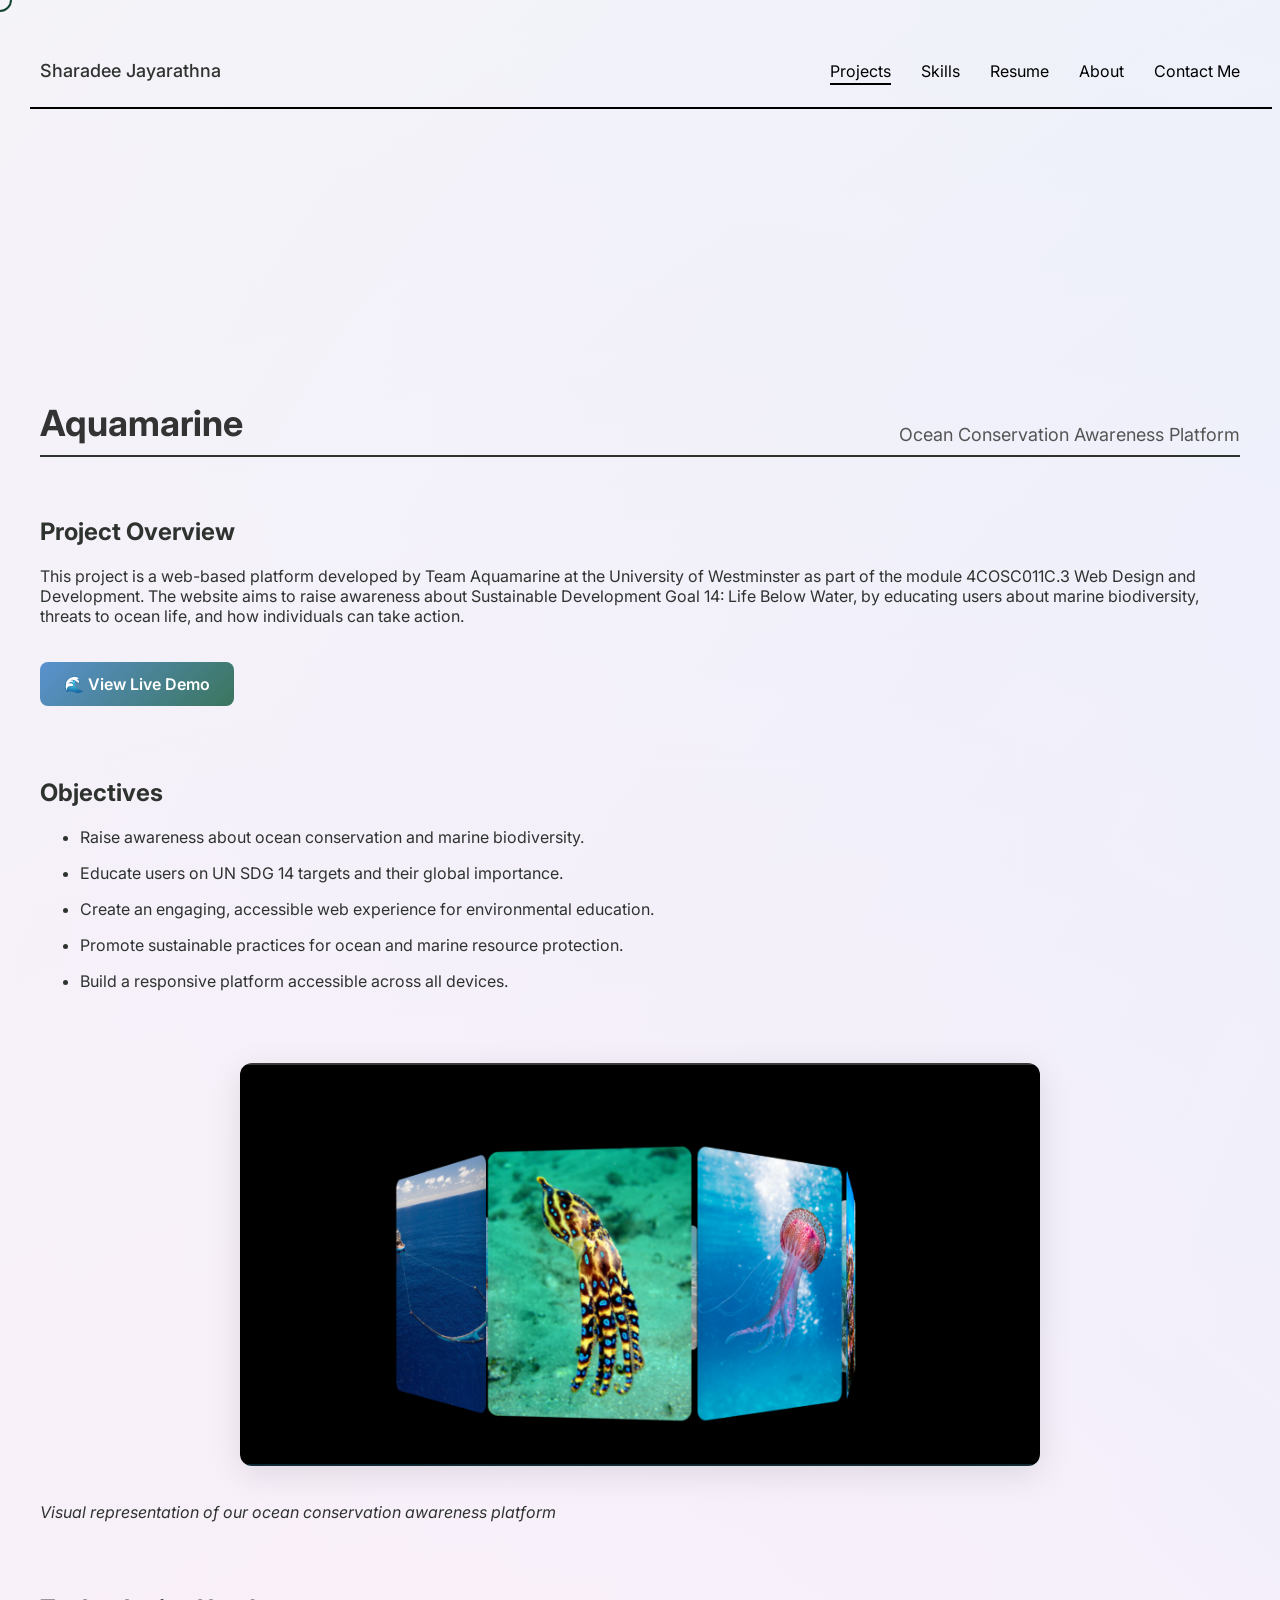
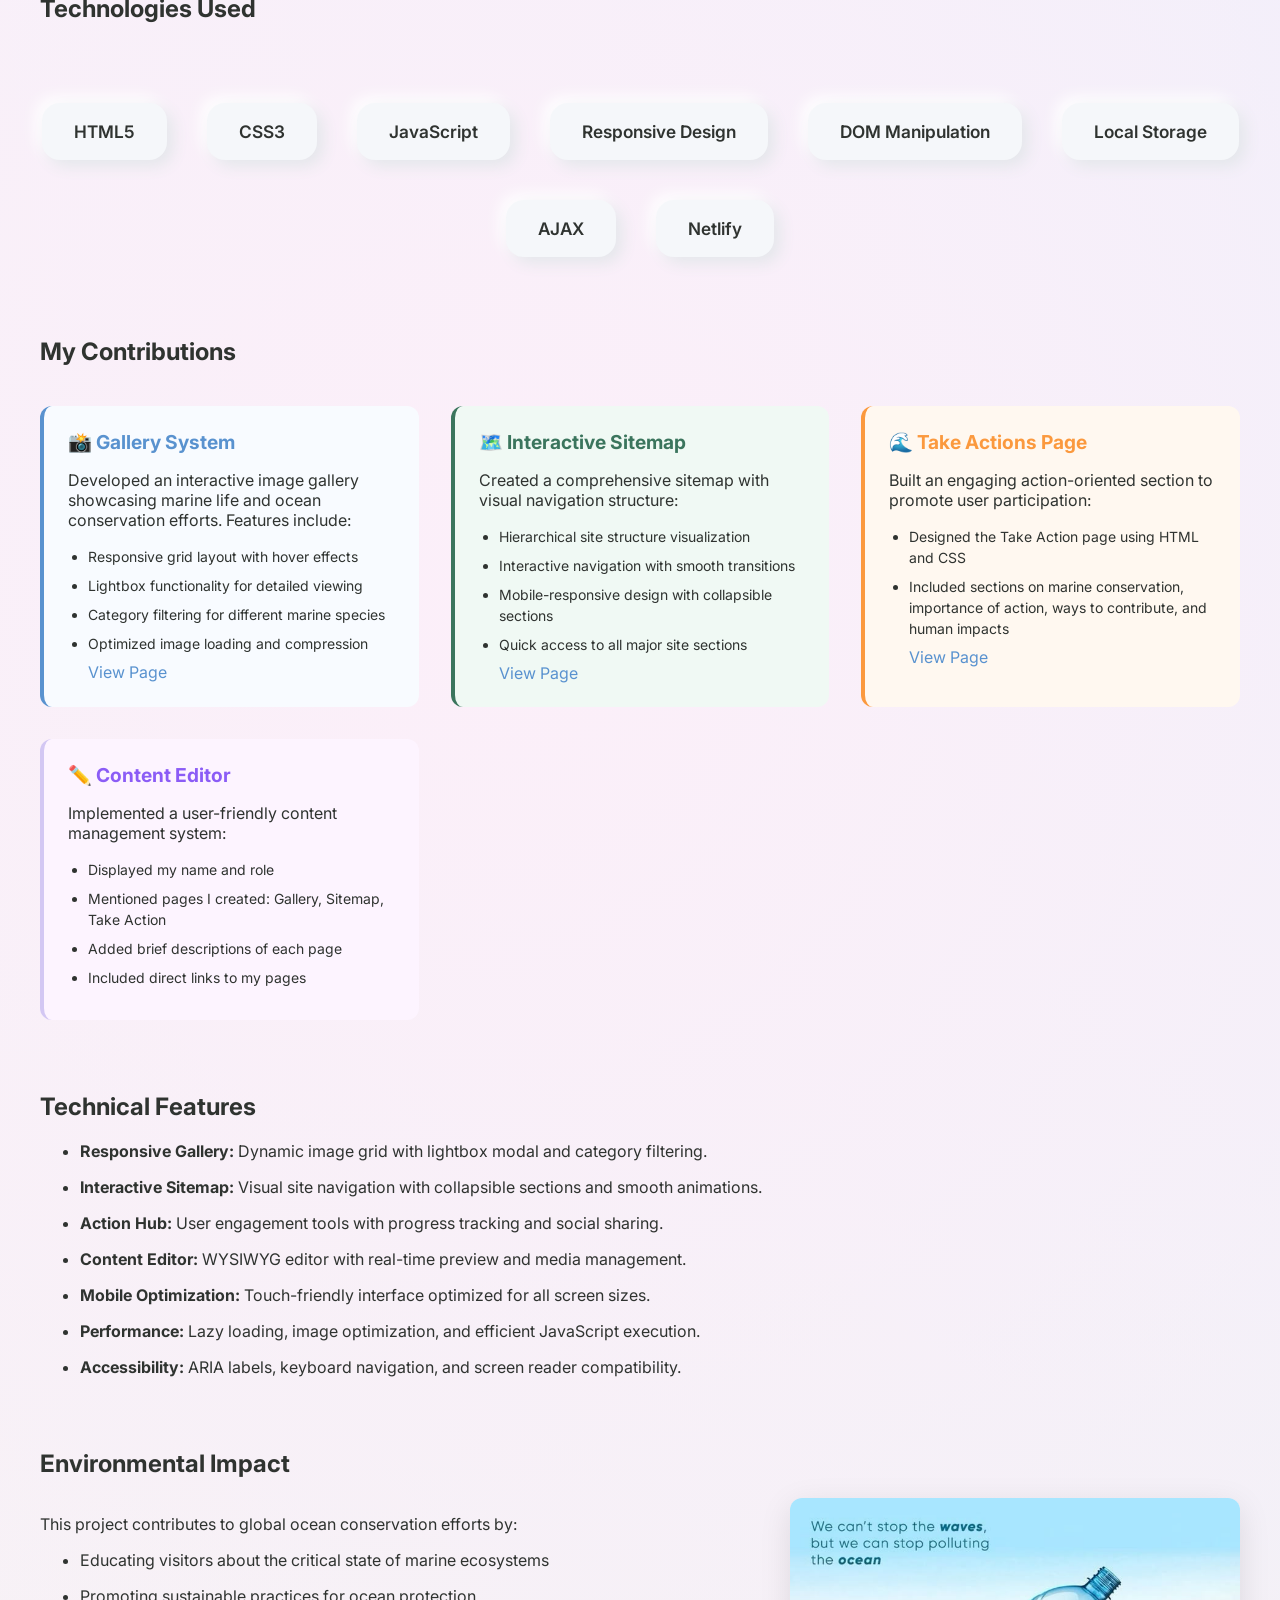
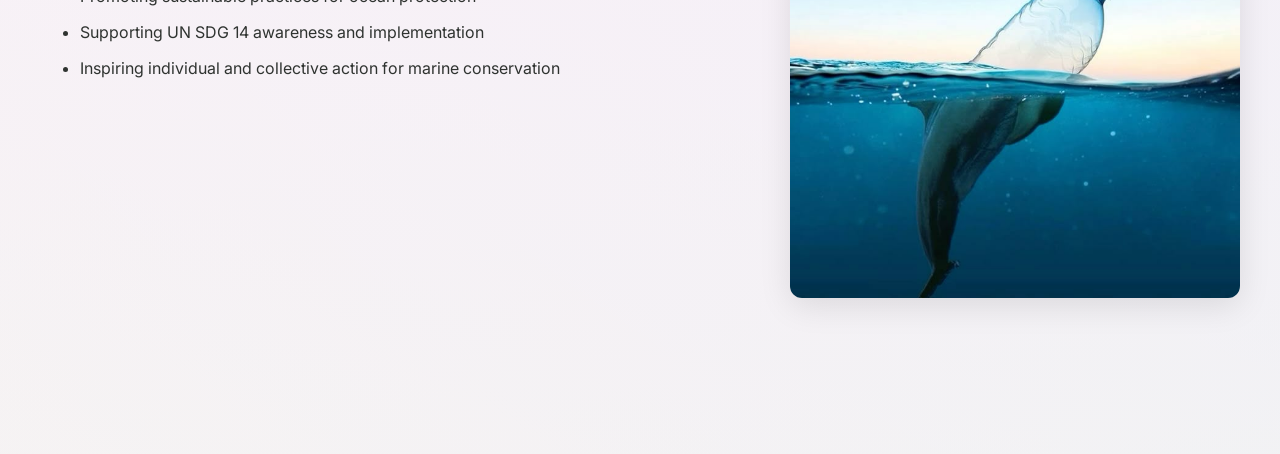
<file: project5.html>
<!DOCTYPE html>
<html lang="en">
<head>
  <meta charset="UTF-8" />
  <meta name="viewport" content="width=device-width, initial-scale=1.0" />
  <title>Sharadee-Portfolio/Aquamarine-SDG14</title>
  <link href="https://fonts.googleapis.com/css2?family=Inter:wght@400;600;700&display=swap" rel="stylesheet">
  <style>
    /* Base Styles */
    :root {
      --cream-green: #d6ded8;
      --dark-green: #2f3330;
      --medium: #3b755d;
      --blue: #5992cf;
      --red: #e3663e;
      --yellow: #fcdf4d;
      --orange: #fb993e;
      --background: #fff0;
      --light-grey: #ecf0f2;
      --purple: #d3c7f3;
      --stroke: #2f33304d;
      --neon: #cfec16;
      --pink: #e3adc6;
      --light-green: #b6e7c9;

      --second-bg-color: #ffffff;
      --text-color: #2f3330;
      --main-color: var(--dark-green);
      --highlight-color: var(--pink);
      --muted-text: #5c5c5c;
      --nav-width: 120px;
    }

    body {
      font-family: 'Inter', sans-serif;
      margin: 0;
      padding-top: 40px;
      background-color: #fffaf5;
      background-image:
        radial-gradient(circle at 20% 30%, #fceff9 0%, transparent 60%),
        radial-gradient(circle at 80% 20%, #d6ecff 0%, transparent 60%),
        radial-gradient(circle at 50% 80%, #e3fad5 0%, transparent 70%);
      background-size: 200% 200%;
      animation: softFloat 25s ease infinite;
      scroll-behavior: smooth;
      color: var(--text-color);
      cursor: none;
      padding-bottom: 80px;
    }

    html, body{
      overflow-x : hidden;
    }

    @keyframes softFloat {
      0% { background-position: 0% 0%; }
      50% { background-position: 100% 100%; }
      100% { background-position: 0% 0%; }
    }

    .project-container {
      max-width: 1000px;
      margin: 0 auto;
    }

    .custom-cursor {
      position: fixed;
      top: 0;
      left: 0;
      width: 20px;
      height: 20px;
      border: 2px solid var(--pink);
      border-radius: 50%;
      pointer-events: none;
      transform: translate(-50%, -50%);
      z-index: 9999;
      transition: transform 0.15s ease, width 0.3s ease, height 0.3s ease, background-color 0.3s ease;
      mix-blend-mode: difference;
      display: flex;
      align-items: center;
      justify-content: center;
      background-color: black;
    }

    /* Fade-in transitions */
    .fade-in {
      opacity: 0;
      transform: translateY(40px);
      transition: opacity 0.8s ease, transform 0.8s ease;
    }

    .fade-in.visible {
      opacity: 1;
      transform: translateY(0);
    }

    /* Fixed Page Width */
    .container {
      max-width: 1200px;
      margin: 0 auto;
      padding: 0 20px;
    }

    .section-header {
      display: flex;
      justify-content: space-between;
      align-items: center;
      margin: 300px 0 20px;
    }

    .topic-paragraph-wrapper {
      display: flex;
      justify-content: space-between;
      align-items: flex-end;
      width: 1200px;
      border-bottom: 2px solid #2f3330;
      margin-bottom: 40px;
      padding-bottom: 10px;
    }

    .topic-left {
      font-size: 36px;
      font-weight: 700;
      color: #333;
      margin: 0;
    }

    .paragraph-right {
      font-size: 18px;
      color: #555;
      margin: 0;
      max-width: 50%;
      text-align: right;
    }

    .main-content section{
      margin-bottom: 72px;
    }

    .tech-list {
      display: flex;
      flex-wrap: wrap;
      justify-content: center;
      gap: 32px 40px;
      margin: 24px 0 0 0;
    }

    .tech-item {
      background: #f5f7fa;
      border-radius: 18px;
      box-shadow: 6px 6px 16px #e3e6ea, -6px -6px 16px #ffffff;
      padding: 18px 32px;
      font-size: 1.08rem;
      color: #2f3330;
      font-weight: 600;
      margin-bottom: 8px;
      transition: box-shadow 0.2s;
      border: none;
      outline: none;
      user-select: none;
    }

    .tech-item:hover {
      box-shadow: 2px 2px 8px #e3e6ea, -2px -2px 8px #ffffff;
    }

    ul li {
      margin-bottom: 16px;
    }

    .navbar-wrapper {
      position: relative;
    }

    .navbar {
      display: flex;
      justify-content: space-between;
      align-items: center;
      padding: 20px 40px;
    }

    .line {
      position: absolute;
      bottom: -8px;
      left: 30px;
      right: 70px;
      height: 2px;
      background-color: black;
      width: 1%;
      z-index: 0;
      animation: expandLine 2s ease-out forwards;
    }

    @keyframes expandLine {
      to {
        width: 97%;
      }
    }

    .logo {
      font-weight: 500;
      font-size: 18px;
      opacity: 0;
      transform: translateY(20px);
      animation: fadeSlideIn 0.8s cubic-bezier(0.77, 0, 0.175, 1) forwards;
      animation-delay: 0.6s;
    }

    .nav-links {
      display: flex;
      gap: 30px;
    }

    .nav-links a {
      text-decoration: none;
      color: black;
      position: relative;
      font-size: 16px;
      opacity: 0;
      transform: translateY(20px);
      animation: fadeSlideIn 0.6s cubic-bezier(0.77, 0, 0.175, 1) forwards;
    }

    .nav-links a:nth-child(1) { animation-delay: 0.8s; }
    .nav-links a:nth-child(2) { animation-delay: 1s; }
    .nav-links a:nth-child(3) { animation-delay: 1.2s; }
    .nav-links a:nth-child(4) { animation-delay: 1.4s; }

    @keyframes fadeSlideIn {
      to {
        opacity: 1;
        transform: translateY(0);
      }
    }

    .nav-links a::after {
      content: '';
      position: absolute;
      width: 100%;
      height: 2px;
      background: black;
      bottom: -4px;
      left: 0;
      transform: scaleX(0);
    }

    .nav-links a:hover::after,
    .nav-links a.active::after {
      transform: scaleX(1);
      transform-origin: bottom left;
    }

    .live-demo-btn {
      display: inline-block;
      background: linear-gradient(135deg, #5992cf, #3b755d);
      color: white;
      padding: 12px 24px;
      border-radius: 8px;
      text-decoration: none;
      font-weight: 600;
      margin-top: 20px;
      transition: transform 0.2s ease, box-shadow 0.2s ease;
    }

    .live-demo-btn:hover {
      transform: translateY(-2px);
      box-shadow: 0 4px 12px rgba(59, 117, 93, 0.3);
    }

    .image-container {
      margin: 32px 0;
      text-align: center;
    }

    .image-container img {
      width: 100%;
      max-width: 800px;
      border-radius: 12px;
      box-shadow: 0 8px 32px rgba(0, 0, 0, 0.1);
      transition: transform 0.3s ease;
    }

    .image-container img:hover {
      transform: scale(1.02);
    }

    .impact-with-image {
      display: flex;
      gap: 40px;
      align-items: flex-start;
    }

    .impact-content {
      flex: 1;
    }

    .impact-image {
  flex: 0 0 450px; /* or higher depending on how large you want it */
  min-width: 350px;
}


    .impact-image img {
      width: 100%;
      border-radius: 12px;
      box-shadow: 0 8px 32px rgba(0, 0, 0, 0.1);
      transition: transform 0.3s ease;
    }

    .impact-image img:hover {
      transform: scale(1.05);
    }

    .contribution-card {
      transition: transform 0.3s ease, box-shadow 0.3s ease;
    }

    .contribution-card:hover {
      transform: translateY(-4px);
      box-shadow: 0 8px 25px rgba(0, 0, 0, 0.1);
    }

    .contribution-card h3 {
      font-size: 1.2rem;
      margin-bottom: 12px;
      display: flex;
      align-items: center;
      gap: 8px;
    }

    .contribution-card ul {
      margin: 16px 0 0 0;
      padding-left: 20px;
    }

    .contribution-card ul li {
      margin-bottom: 8px;
      font-size: 14px;
      line-height: 1.5;
    }

    /* Responsive Fixes */
    @media (max-width: 1200px) {
      .topic-paragraph-wrapper {
        flex-direction: column;
        align-items: flex-start;
        width: 100%;
        padding-bottom: 20px;
      }

      .paragraph-right {
        text-align: left;
        max-width: 100%;
        font-size: 16px;
        margin-top: 10px;
      }

      .impact-with-image {
        flex-direction: column;
        gap: 24px;
      }

      .impact-image {
        flex: none;
        align-self: center;
      }
    }

    @media (max-width: 900px) {
      .section-header {
        margin: 200px 0 20px;
      }

      .topic-left {
        font-size: 28px;
      }

      .paragraph-right {
        font-size: 16px;
      }

      .tech-list {
        gap: 20px;
      }

      .tech-item {
        font-size: 1rem;
        padding: 14px 20px;
      }

      .navbar {
        flex-direction: column;
        align-items: flex-start;
        padding: 20px;
        gap: 12px;
      }

      .nav-links {
        flex-direction: column;
        gap: 10px;
      }

      .features-flex {
        flex-direction: column !important;
        gap: 24px !important;
        align-items: stretch !important;
      }

      .contributions-grid {
        grid-template-columns: 1fr !important;
        gap: 20px !important;
      }

      .image-container {
        margin-top: 24px;
      }

      .impact-image {
        min-width: 200px;
      }
    }

    @media (max-width: 600px) {
      .logo {
        font-size: 16px;
      }

      .nav-links a {
        font-size: 14px;
      }
       .nav-links a::after {
    height: 1px; /* smaller height */
  }

  .nav-links a:hover::after,
  .nav-links a.active::after {
    transform: scaleX(0.2); /* smaller width on small screens */
  }

      .topic-left {
        font-size: 22px;
      }

      .paragraph-right {
        font-size: 14px;
      }

      .tech-list {
        gap: 12px;
        flex-wrap: wrap;
        justify-content: center;
      }

      .tech-item {
        flex: 1 1 45%;
        min-width: 140px;
        max-width: 100%;
        text-align: center;
        margin-bottom: 0;
        padding: 12px 16px;
      }

      .container {
        padding: 0 12px;
      }

      ul li {
        font-size: 14px;
      }

      section h2 {
        font-size: 20px;
      }

      p {
        font-size: 15px;
      }

      .navbar {
        padding: 16px;
      }

      .line {
        left: 20px;
        right: 20px;
      }

      .impact-with-image {
        gap: 16px;
      }

      .impact-image {
        min-width: 150px;
      }
    }
    a.no-underline {
  text-decoration: none;
  color: var(--blue);
}


  </style>
</head>
<body>
  <header class="navbar-wrapper">
    <div class="navbar">
      <div class="logo">Sharadee Jayarathna</div>
      <nav class="nav-links">
        <a href="index.html#projects" class="active">Projects</a>
        <a href="index.html#skills">Skills</a>
        <a href="Sharadee Jayarathna.pdf">Resume</a>
        <a href="AboutPage.html">About</a>
        <a href="contact_page.html">Contact Me</a>
      </nav>
    </div>
    <div class="line"></div>
  </header>

  <div class="container">
    <div class="section-header">
      <div class="topic-paragraph-wrapper">
        <h2 class="topic-left">Aquamarine</h2>
        <p class="paragraph-right">Ocean Conservation Awareness Platform</p>
      </div>
    </div>
    
    <main class="main-content">
      <section id="overview" class="fade-in">
        <h2>Project Overview</h2>
        <p>This project is a web-based platform developed by Team Aquamarine at the University of Westminster as part of the module 4COSC011C.3 Web Design and Development. The website aims to raise awareness about Sustainable Development Goal 14: Life Below Water, by educating users about marine biodiversity, threats to ocean life, and how individuals can take action.</p>
        
        <a href="https://aquamarine-sdg14.netlify.app/" target="_blank" class="live-demo-btn">
          🌊 View Live Demo
        </a>
      </section>

      <section id="objectives" class="fade-in">
        <h2>Objectives</h2>
        <ul>
          <li>Raise awareness about ocean conservation and marine biodiversity.</li>
          <li>Educate users on UN SDG 14 targets and their global importance.</li>
          <li>Create an engaging, accessible web experience for environmental education.</li>
          <li>Promote sustainable practices for ocean and marine resource protection.</li>
          <li>Build a responsive platform accessible across all devices.</li>
        </ul>
      </section>

      <section id="project-image" class="fade-in">
        <div class="image-container">
          <img src="Images/demolife.png" alt="Ocean conservation platform showcase" />
        </div>
        <p><em>Visual representation of our ocean conservation awareness platform</em></p>
      </section>

      <section id="technologies" class="fade-in">
        <h2>Technologies Used</h2>
        <div class="tech-list" style="margin-top: 80px">
          <div class="tech-item">HTML5</div>
          <div class="tech-item">CSS3</div>
          <div class="tech-item">JavaScript</div>
          <div class="tech-item">Responsive Design</div>
          <div class="tech-item">DOM Manipulation</div>
          <div class="tech-item">Local Storage</div>
          <div class="tech-item">AJAX</div>
          <div class="tech-item">Netlify</div>
        </div>
      </section>

      <section id="contributions" class="fade-in">
        <h2>My Contributions</h2>
        <div class="contributions-grid" style="display: grid; grid-template-columns: repeat(auto-fit, minmax(300px, 1fr)); gap: 32px; margin: 40px 0;">
          
          <div class="contribution-card" style="background: #f8fbff; padding: 24px; border-radius: 12px; border-left: 4px solid #5992cf;">
            <h3 style="color: #5992cf; margin-top: 0;">📸 Gallery System</h3>
            <p>Developed an interactive image gallery showcasing marine life and ocean conservation efforts. Features include:</p>
            <ul>
              <li>Responsive grid layout with hover effects</li>
              <li>Lightbox functionality for detailed viewing</li>
              <li>Category filtering for different marine species</li>
              <li>Optimized image loading and compression</li>
              <a href="https://aquamarine-sdg14.netlify.app/gallery" target="_blank" class="no-underline">View Page</a>
            </ul>
          </div>

          <div class="contribution-card" style="background: #f0f9f4; padding: 24px; border-radius: 12px; border-left: 4px solid #3b755d;">
            <h3 style="color: #3b755d; margin-top: 0;">🗺️ Interactive Sitemap</h3>
            <p>Created a comprehensive sitemap with visual navigation structure:</p>
            <ul>
              <li>Hierarchical site structure visualization</li>
              <li>Interactive navigation with smooth transitions</li>
              <li>Mobile-responsive design with collapsible sections</li>
              <li>Quick access to all major site sections</li>
              <a href="https://aquamarine-sdg14.netlify.app/sitemap" target="_blank" class="no-underline">View Page</a>
            </ul>
          </div>

          <div class="contribution-card" style="background: #fff8f0; padding: 24px; border-radius: 12px; border-left: 4px solid #fb993e;">
            <h3 style="color: #fb993e; margin-top: 0;">🌊 Take Actions Page</h3>
            <p>Built an engaging action-oriented section to promote user participation:</p>
            <ul>
             <li>Designed the Take Action page using HTML and CSS</li>
            <li>Included sections on marine conservation, importance of action, ways to contribute, and human impacts</li>
            <a href="https://aquamarine-sdg14.netlify.app/page4.html" target="_blank" class="no-underline">View Page</a>


            </ul>
          </div>

          <div class="contribution-card" style="background: #fdf4ff; padding: 24px; border-radius: 12px; border-left: 4px solid #d3c7f3;">
            <h3 style="color: #8b5cf6; margin-top: 0;">✏️ Content Editor</h3>
            <p>Implemented a user-friendly content management system:</p>
            <ul>
                <li>Displayed my name and role</li>
                <li>Mentioned pages I created: Gallery, Sitemap, Take Action</li>
                <li>Added brief descriptions of each page</li>
                <li>Included direct links to my pages</li>
            </ul>
          </div>

        </div>
      </section>

      <section id="features" class="fade-in">
        <h2>Technical Features</h2>
        <ul>
          <li><strong>Responsive Gallery:</strong> Dynamic image grid with lightbox modal and category filtering.</li>
          <li><strong>Interactive Sitemap:</strong> Visual site navigation with collapsible sections and smooth animations.</li>
          <li><strong>Action Hub:</strong> User engagement tools with progress tracking and social sharing.</li>
          <li><strong>Content Editor:</strong> WYSIWYG editor with real-time preview and media management.</li>
          <li><strong>Mobile Optimization:</strong> Touch-friendly interface optimized for all screen sizes.</li>
          <li><strong>Performance:</strong> Lazy loading, image optimization, and efficient JavaScript execution.</li>
          <li><strong>Accessibility:</strong> ARIA labels, keyboard navigation, and screen reader compatibility.</li>
        </ul>
      </section>

      <section id="impact" class="fade-in">
        <h2>Environmental Impact</h2>
        <div class="impact-with-image">
          <div class="impact-content">
            <p>This project contributes to global ocean conservation efforts by:</p>
            <ul>
              <li>Educating visitors about the critical state of marine ecosystems</li>
              <li>Promoting sustainable practices for ocean protection</li>
              <li>Supporting UN SDG 14 awareness and implementation</li>
              <li>Inspiring individual and collective action for marine conservation</li>
            </ul>
          </div>
          <div class="impact-image">
            <img src="Images/Stop pollution 🥽.jpeg" alt="Marine conservation impact" />
          </div>
        </div>
      </section>

    </main>
  </div>
  <button id="scrollToTopBtn" style="
  position: fixed;
  bottom: 30px;
  right: 30px;
  padding: 12px 18px;
  font-size: 16px;
  border: none;
  border-radius: 30px;
  background-color: #2f3330;
  color: white;
  cursor: pointer;
  box-shadow: 0 4px 10px rgba(0,0,0,0.3);
  z-index: 999;
  display: none;
">
  ↑ Top
</button>


  <!-- Custom Cursor -->
  <div class="custom-cursor"></div>
  
  <script>
    // Custom cursor functionality
    const cursor = document.querySelector(".custom-cursor");

    document.addEventListener("mousemove", (e) => {
      cursor.style.top = e.clientY + "px";
      cursor.style.left = e.clientX + "px";
    });

    // Reveal sections on scroll
    const sections = document.querySelectorAll('.fade-in');

    const revealOnScroll = () => {
      sections.forEach(section => {
        const rect = section.getBoundingClientRect();
        if (rect.top <= window.innerHeight - 100) {
          section.classList.add('visible');
        }
      });
    };

    window.addEventListener('scroll', revealOnScroll);
    window.addEventListener('load', revealOnScroll);

    // Smooth scrolling for anchor links
    document.querySelectorAll('a[href^="#"]').forEach(anchor => {
      anchor.addEventListener('click', function (e) {
        e.preventDefault();
        const target = document.querySelector(this.getAttribute('href'));
        if (target) {
          target.scrollIntoView({
            behavior: 'smooth',
            block: 'start'
          });
        }
      });
    });
    const scrollToTopBtn = document.getElementById('scrollToTopBtn');

window.addEventListener('scroll', () => {
  // Show button after scrolling down 400px
  scrollToTopBtn.style.display = window.scrollY > 400 ? 'block' : 'none';
});

scrollToTopBtn.addEventListener('click', () => {
  window.scrollTo({ top: 0, behavior: 'smooth' });
});

  </script>
</body>
</html>
</file>
